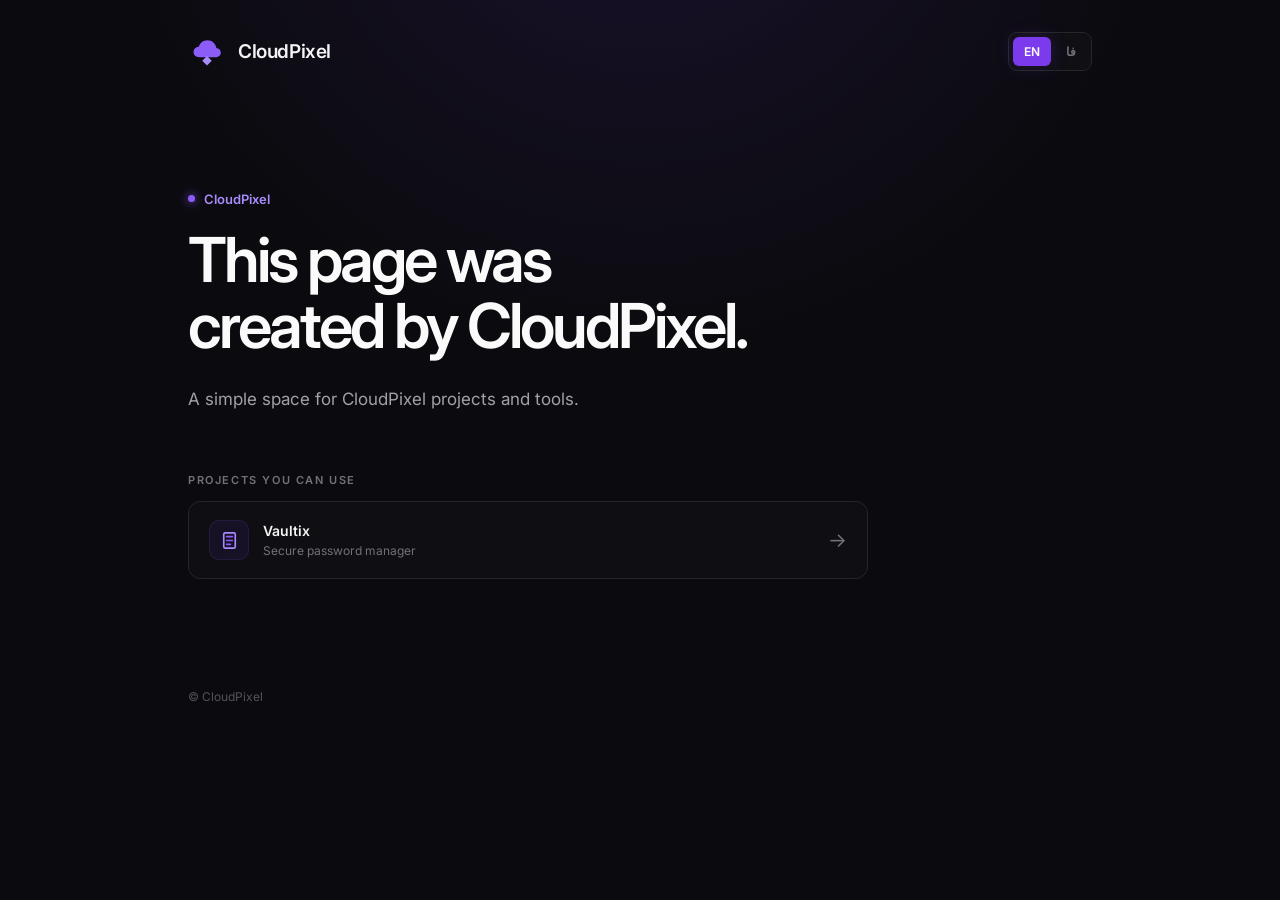
<file: index.html>
<!doctype html>
<html lang="en" dir="ltr">
    <head>
        <meta charset="UTF-8" />
        <meta name="viewport" content="width=device-width, initial-scale=1.0" />

        <title>CloudPixel</title>

        <!-- Fonts -->
        <link rel="preconnect" href="https://fonts.googleapis.com" />
        <link rel="preconnect" href="https://fonts.gstatic.com" crossorigin />

        <link
            href="https://fonts.googleapis.com/css2?family=Inter:wght@400;500;600;700&family=Vazirmatn:wght@400;500;600;700&display=swap"
            rel="stylesheet"
        />

        <style>
            /* =========================
           Reset
        ========================= */

            * {
                box-sizing: border-box;
            }

            html {
                scroll-behavior: smooth;
            }

            body {
                margin: 0;
                min-height: 100vh;

                background: radial-gradient(circle at 50% -20%, rgba(124, 58, 237, 0.14), transparent 42%), #0b0b0f;

                color: #f4f4f5;

                font-family:
                    "Inter",
                    -apple-system,
                    BlinkMacSystemFont,
                    "Segoe UI",
                    sans-serif;

                -webkit-font-smoothing: antialiased;
                text-rendering: optimizeLegibility;
            }

            /* =========================
           Persian
        ========================= */

            html[lang="fa"] body {
                font-family: "Vazirmatn", sans-serif;
            }

            html[lang="fa"] h1 {
                letter-spacing: 0;
                line-height: 1.55;
            }

            html[lang="fa"] .projects-title {
                letter-spacing: 0;
            }

            /* =========================
           Page
        ========================= */

            .page {
                width: 100%;
                max-width: 960px;

                margin: 0 auto;

                padding: 32px 28px 50px;
            }

            /* =========================
           Header
        ========================= */

            header {
                display: flex;
                align-items: center;
                justify-content: space-between;

                margin-bottom: 115px;
            }

            .brand {
                display: flex;
                align-items: center;
                gap: 12px;
            }

            .logo {
                width: 38px;
                height: 38px;

                flex-shrink: 0;
            }

            .brand-name {
                font-size: 19px;
                font-weight: 600;

                letter-spacing: -0.4px;
            }

            /* =========================
           Language Switcher
        ========================= */

            .language {
                display: flex;
                align-items: center;
                gap: 4px;

                padding: 4px;

                border: 1px solid #27272a;
                border-radius: 9px;

                background: rgba(17, 17, 22, 0.8);

                backdrop-filter: blur(10px);
            }

            .language button {
                border: 0;
                outline: none;

                background: transparent;

                color: #71717a;

                padding: 7px 11px;

                border-radius: 6px;

                cursor: pointer;

                font-family: inherit;
                font-size: 12px;
                font-weight: 600;

                transition:
                    background 0.2s ease,
                    color 0.2s ease;
            }

            .language button:hover {
                color: #e4e4e7;
            }

            .language button.active {
                color: #fff;

                background: #7c3aed;

                box-shadow: 0 0 18px rgba(124, 58, 237, 0.2);
            }

            /* =========================
           Main
        ========================= */

            main {
                max-width: 680px;
            }

            /* =========================
           Eyebrow
        ========================= */

            .eyebrow {
                display: inline-flex;
                align-items: center;
                gap: 9px;

                margin-bottom: 20px;

                color: #a78bfa;

                font-size: 13px;
                font-weight: 600;
            }

            .dot {
                width: 7px;
                height: 7px;

                border-radius: 50%;

                background: #8b5cf6;

                box-shadow:
                    0 0 8px rgba(139, 92, 246, 0.8),
                    0 0 18px rgba(139, 92, 246, 0.45);
            }

            /* =========================
           Hero
        ========================= */

            h1 {
                margin: 0;

                color: #fafafa;

                font-size: clamp(38px, 6vw, 62px);

                line-height: 1.08;

                letter-spacing: -3px;

                font-weight: 600;
            }

            .description {
                max-width: 580px;

                margin: 24px 0 0;

                color: #a1a1aa;

                font-size: 17px;
                line-height: 1.8;

                font-weight: 400;
            }

            /* =========================
           Projects
        ========================= */

            .projects {
                margin-top: 58px;
            }

            .projects-title {
                margin-bottom: 14px;

                color: #71717a;

                font-size: 11px;
                font-weight: 600;

                letter-spacing: 1.6px;
                text-transform: uppercase;
            }

            .project {
                display: flex;
                align-items: center;
                justify-content: space-between;

                width: 100%;

                padding: 18px 20px;

                border: 1px solid #27272a;

                border-radius: 12px;

                background: rgba(17, 17, 22, 0.72);

                color: #fff;

                text-decoration: none;

                backdrop-filter: blur(10px);

                transition:
                    transform 0.2s ease,
                    border-color 0.2s ease,
                    background 0.2s ease,
                    box-shadow 0.2s ease;
            }

            .project:hover {
                transform: translateY(-2px);

                border-color: rgba(139, 92, 246, 0.65);

                background: rgba(24, 18, 32, 0.9);

                box-shadow:
                    0 10px 35px rgba(0, 0, 0, 0.25),
                    0 0 30px rgba(124, 58, 237, 0.06);
            }

            .project-left {
                display: flex;
                align-items: center;
                gap: 14px;

                min-width: 0;
            }

            /* =========================
           Project Icon
        ========================= */

            .project-icon {
                width: 40px;
                height: 40px;

                display: grid;
                place-items: center;

                flex-shrink: 0;

                border: 1px solid rgba(139, 92, 246, 0.12);

                border-radius: 10px;

                background: rgba(124, 58, 237, 0.09);
            }

            .project-name {
                color: #f4f4f5;

                font-size: 14px;
                font-weight: 600;
            }

            .project-desc {
                margin-top: 4px;

                color: #71717a;

                font-size: 12px;
                font-weight: 400;
            }

            .arrow {
                color: #71717a;

                font-size: 20px;

                transition:
                    color 0.2s ease,
                    transform 0.2s ease;
            }

            .project:hover .arrow {
                color: #a78bfa;
                transform: translateX(3px);
            }

            html[dir="rtl"] .project:hover .arrow {
                transform: translateX(-3px);
            }

            /* =========================
           Footer
        ========================= */

            footer {
                margin-top: 110px;

                color: #52525b;

                font-size: 12px;
            }

            /* =========================
           Mobile
        ========================= */

            @media (max-width: 600px) {
                .page {
                    padding: 24px 20px 40px;
                }

                header {
                    margin-bottom: 78px;
                }

                .brand-name {
                    font-size: 18px;
                }

                .logo {
                    width: 34px;
                    height: 34px;
                }

                h1 {
                    font-size: 39px;
                    letter-spacing: -1.8px;
                }

                html[lang="fa"] h1 {
                    font-size: 38px;
                    line-height: 1.6;
                }

                .description {
                    font-size: 15px;
                }

                .projects {
                    margin-top: 45px;
                }

                footer {
                    margin-top: 80px;
                }
            }
        </style>
    </head>

    <body>
        <div class="page">
            <!-- =========================
         Header
    ========================== -->

            <header>
                <div class="brand">
                    <!-- CloudPixel Logo -->
                    <svg class="logo" viewBox="0 0 48 48" fill="none" xmlns="http://www.w3.org/2000/svg">
                        <path
                            d="M14 30.5C9.9 30.5 7 27.6 7 23.9C7 20.2 9.9 17.3 13.6 17.3C15 12.5 19.4 9 24.6 9C30.4 9 35.2 13.4 35.8 19.1C39.1 19.3 41.5 21.8 41.5 25C41.5 28.4 38.8 30.5 35.5 30.5H14Z"
                            fill="#8B5CF6"
                        />

                        <path d="M18 35L24 29L30 35L24 41L18 35Z" fill="#A78BFA" />
                    </svg>

                    <span class="brand-name"> CloudPixel </span>
                </div>

                <!-- Language -->
                <div class="language">
                    <button id="enButton" onclick="changeLanguage('en')">EN</button>

                    <button id="faButton" onclick="changeLanguage('fa')">فا</button>
                </div>
            </header>

            <!-- =========================
         Main
    ========================== -->

            <main>
                <div class="eyebrow">
                    <span class="dot"></span>

                    <span id="eyebrow"> CloudPixel </span>
                </div>

                <h1 id="title">
                    This page was<br />
                    created by CloudPixel.
                </h1>

                <p class="description" id="description">A simple space for CloudPixel projects and tools.</p>

                <!-- Projects -->

                <section class="projects">
                    <div class="projects-title" id="projectsTitle">Projects you can use</div>

                    <a class="project" href="https://tools.cloudpix.ir/Vaultix/">
                        <div class="project-left">
                            <div class="project-icon">
                                <svg
                                    width="23"
                                    height="23"
                                    viewBox="0 0 24 24"
                                    fill="none"
                                    xmlns="http://www.w3.org/2000/svg"
                                >
                                    <path
                                        d="M6 5.5C6 4.67 6.67 4 7.5 4H16.5C17.33 4 18 4.67 18 5.5V18.5C18 19.33 17.33 20 16.5 20H7.5C6.67 20 6 19.33 6 18.5V5.5Z"
                                        stroke="#A78BFA"
                                        stroke-width="1.7"
                                    />

                                    <path
                                        d="M9 8H15M9 12H15M9 16H13"
                                        stroke="#8B5CF6"
                                        stroke-width="1.7"
                                        stroke-linecap="round"
                                    />
                                </svg>
                            </div>

                            <div>
                                <div class="project-name">Vaultix</div>

                                <div class="project-desc" id="vaultixDesc">Secure password manager</div>
                            </div>
                        </div>

                        <span class="arrow">→</span>
                    </a>
                </section>
            </main>

            <footer>© CloudPixel</footer>
        </div>

        <script>
            /* =========================
       Translations
    ========================== */

            const translations = {
                en: {
                    title: "This page was<br>created by CloudPixel.",

                    description: "A simple space for CloudPixel projects and tools.",

                    projects: "Projects you can use",

                    vaultix: "Secure password manager",
                },

                fa: {
                    title: "این صفحه توسط<br>CloudPixel ساخته شده است.",

                    description: "فضایی ساده برای پروژه‌ها و ابزارهای CloudPixel.",

                    projects: "پروژه‌هایی که می‌توانید استفاده کنید",

                    vaultix: "مدیریت امن رمزهای عبور",
                },
            };

            /* =========================
       Change Language
    ========================== */

            function changeLanguage(language) {
                const text = translations[language];

                document.documentElement.lang = language;

                document.documentElement.dir = language === "fa" ? "rtl" : "ltr";

                document.getElementById("title").innerHTML = text.title;

                document.getElementById("description").textContent = text.description;

                document.getElementById("projectsTitle").textContent = text.projects;

                document.getElementById("vaultixDesc").textContent = text.vaultix;

                document.getElementById("enButton").classList.toggle("active", language === "en");

                document.getElementById("faButton").classList.toggle("active", language === "fa");

                /*
                 * Remember user's choice.
                 */

                localStorage.setItem("cloudpixel-language", language);
            }

            /* =========================
       Automatic Detection
    ========================== */

            async function detectLanguage() {
                /*
                 * User's manual choice
                 * always has priority.
                 */

                const savedLanguage = localStorage.getItem("cloudpixel-language");

                if (savedLanguage) {
                    changeLanguage(savedLanguage);

                    return;
                }

                /*
                 * Detect country from IP.
                 */

                try {
                    const response = await fetch("https://ipapi.co/json/");

                    const data = await response.json();

                    if (data.country_code === "IR") {
                        changeLanguage("fa");
                    } else {
                        changeLanguage("en");
                    }
                } catch (error) {
                    /*
                     * English is the fallback.
                     */

                    changeLanguage("en");
                }
            }

            /* =========================
       Start
    ========================== */

            detectLanguage();
        </script>
    </body>
</html>
</file>
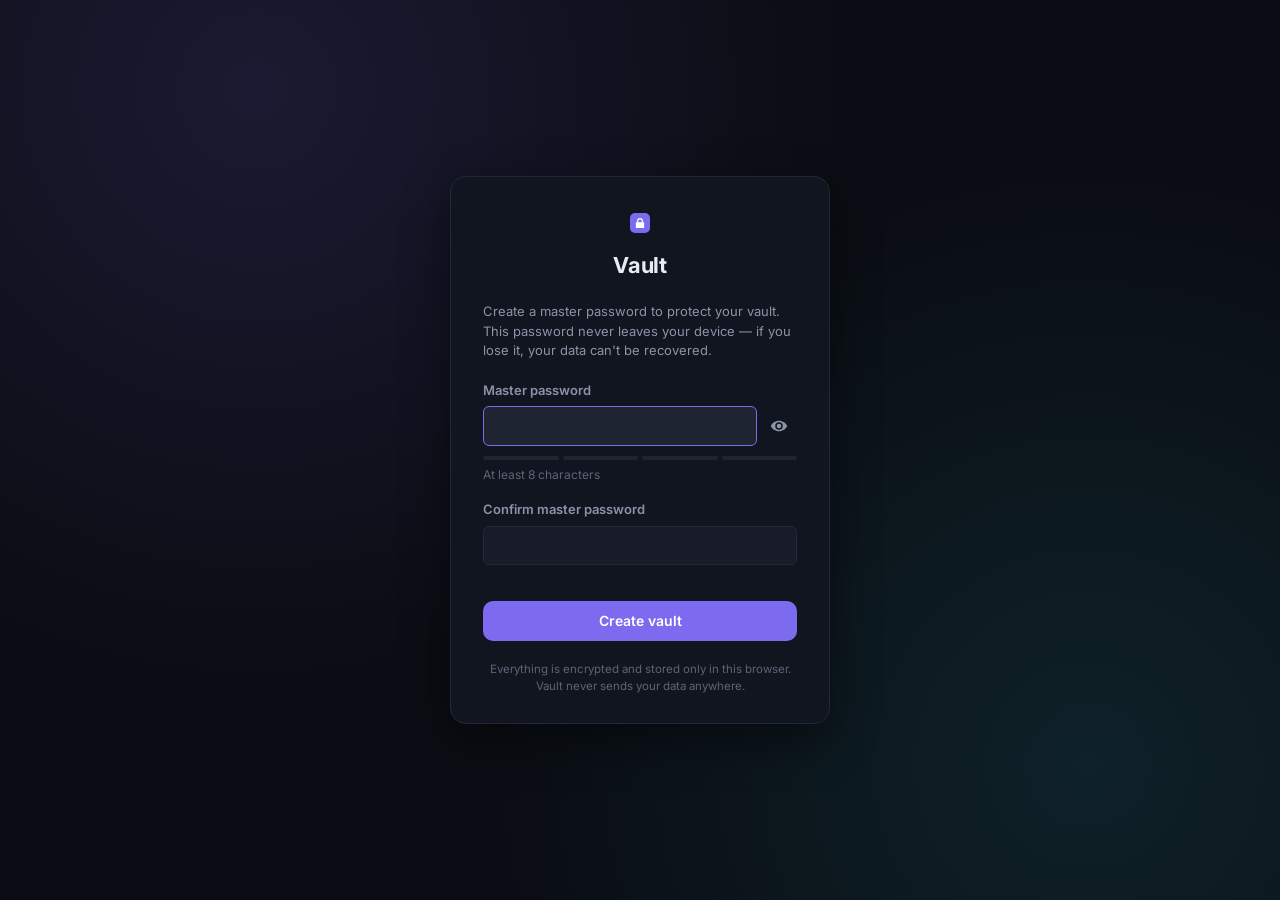
<file: Vaultix/index.html>
<!DOCTYPE html>
<html lang="en">
<head>
<meta charset="UTF-8">
<meta name="viewport" content="width=device-width, initial-scale=1.0, viewport-fit=cover">
<title>Vault — Password Manager</title>
<meta name="description" content="Vault: a local-first, client-side encrypted password manager.">
<link rel="icon" href="data:image/svg+xml,%3Csvg xmlns='http://www.w3.org/2000/svg' viewBox='0 0 24 24'%3E%3Crect width='24' height='24' rx='6' fill='%237C6AEF'/%3E%3Cpath d='M12 6a3.5 3.5 0 0 0-3.5 3.5V11H7v7h10v-7h-1.5V9.5A3.5 3.5 0 0 0 12 6zm0 1.5A2 2 0 0 1 14 9.5V11h-4V9.5A2 2 0 0 1 12 7.5z' fill='white'/%3E%3C/svg%3E">

<!-- PWA -->
<link rel="manifest" href="manifest.json">
<meta name="theme-color" content="#0a0d13">
<link rel="apple-touch-icon" href="assets/icons/apple-touch-icon.png">
<meta name="mobile-web-app-capable" content="yes">
<meta name="apple-mobile-web-app-capable" content="yes">
<meta name="apple-mobile-web-app-status-bar-style" content="black-translucent">
<meta name="apple-mobile-web-app-title" content="Vault">

<link rel="preconnect" href="https://fonts.googleapis.com">
<link rel="preconnect" href="https://fonts.gstatic.com" crossorigin>
<link href="https://fonts.googleapis.com/css2?family=Inter:wght@400;500;600;700;800&family=JetBrains+Mono:wght@400;500;600&display=swap" rel="stylesheet">
<link rel="stylesheet" href="css/style.css">
</head>
<body>

<div id="toast-region" class="toast-region" aria-live="polite" aria-atomic="true"></div>

<!-- ===================== LOCK / SETUP SCREEN ===================== -->
<main id="lock-screen" class="lock-screen">
  <div class="lock-card">
    <div class="lock-mark" aria-hidden="true">
      <svg viewBox="0 0 48 48" width="40" height="40">
        <rect width="48" height="48" rx="12" fill="var(--accent-purple)"/>
        <path d="M24 12a7 7 0 0 0-7 7v3h-3v14h20V22h-3v-3a7 7 0 0 0-7-7zm0 3a4 4 0 0 1 4 4v3h-8v-3a4 4 0 0 1 4-4z" fill="white"/>
      </svg>
    </div>

    <h1 class="lock-title">Vault</h1>

    <!-- Unlock (returning user) -->
    <form id="unlock-form" class="lock-form" novalidate>
      <p class="lock-sub">Enter your master password to unlock.</p>

      <button type="button" class="btn btn-passkey btn-block hidden" id="passkey-unlock-btn">
        <svg viewBox="0 0 24 24"><path d="M9 2a5 5 0 0 0-1 9.9V13l-1 1 1.5 1.5L7 17l1.5 1.5L7 20l2 2h1v-2.59l1-1V13l-.06-.1A5 5 0 0 0 9 2zm0 2a3 3 0 1 1 0 6 3 3 0 0 1 0-6zm7 3a3 3 0 0 0-3 3c0 1 .4 1.9 1.06 2.56L13 14v6l2 2 1.5-1.5-1-1V14.5l1.4-1.4A3 3 0 1 0 16 7z"/></svg>
        <span>Unlock with Passkey</span>
      </button>
      <p class="lock-divider hidden" id="passkey-unlock-divider"><span>or</span></p>
      <p class="field-hint passkey-context-note hidden" id="passkey-context-note"></p>

      <div class="field">
        <label for="unlock-password">Master password</label>
        <div class="password-input">
          <input type="password" id="unlock-password" name="unlock-password" autocomplete="current-password" required>
          <button type="button" class="icon-btn toggle-visibility" data-target="unlock-password" aria-label="Show password">
            <svg class="icon-eye" viewBox="0 0 24 24"><path d="M12 5c-5 0-9.27 3.11-11 7 1.73 3.89 6 7 11 7s9.27-3.11 11-7c-1.73-3.89-6-7-11-7zm0 12a5 5 0 1 1 0-10 5 5 0 0 1 0 10zm0-8a3 3 0 1 0 0 6 3 3 0 0 0 0-6z"/></svg>
          </button>
        </div>
        <p class="field-error" id="unlock-error" role="alert"></p>
      </div>
      <button type="submit" class="btn btn-primary btn-block" id="unlock-submit">
        <span class="btn-label">Unlock vault</span>
      </button>
      <button type="button" class="link-btn danger-link" id="show-reset-vault">Forgot your password?</button>
    </form>

    <!-- Setup (first run) -->
    <form id="setup-form" class="lock-form hidden" novalidate>
      <p class="lock-sub">Create a master password to protect your vault. This password never leaves your device — if you lose it, your data can't be recovered.</p>
      <div class="field">
        <label for="setup-password">Master password</label>
        <div class="password-input">
          <input type="password" id="setup-password" name="setup-password" autocomplete="new-password" minlength="8" required>
          <button type="button" class="icon-btn toggle-visibility" data-target="setup-password" aria-label="Show password">
            <svg class="icon-eye" viewBox="0 0 24 24"><path d="M12 5c-5 0-9.27 3.11-11 7 1.73 3.89 6 7 11 7s9.27-3.11 11-7c-1.73-3.89-6-7-11-7zm0 12a5 5 0 1 1 0-10 5 5 0 0 1 0 10zm0-8a3 3 0 0 0 0 6 3 3 0 0 0 0-6z"/></svg>
          </button>
        </div>
        <div class="strength-meter" id="setup-strength" aria-hidden="true">
          <span></span><span></span><span></span><span></span>
        </div>
        <p class="field-hint" id="setup-strength-label">At least 8 characters</p>
      </div>
      <div class="field">
        <label for="setup-password-confirm">Confirm master password</label>
        <input type="password" id="setup-password-confirm" name="setup-password-confirm" autocomplete="new-password" required>
        <p class="field-error" id="setup-error" role="alert"></p>
      </div>
      <button type="submit" class="btn btn-primary btn-block">
        <span class="btn-label">Create vault</span>
      </button>
    </form>

    <p class="lock-footnote">Everything is encrypted and stored only in this browser. Vault never sends your data anywhere.</p>
  </div>
</main>

<!-- ===================== MAIN APP ===================== -->
<div id="app" class="app hidden">

  <!-- Sidebar (desktop) -->
  <aside class="sidebar" id="sidebar">
    <div class="sidebar-brand">
      <svg viewBox="0 0 48 48" width="24" height="24" aria-hidden="true">
        <rect width="48" height="48" rx="12" fill="var(--accent-purple)"/>
        <path d="M24 12a7 7 0 0 0-7 7v3h-3v14h20V22h-3v-3a7 7 0 0 0-7-7zm0 3a4 4 0 0 1 4 4v3h-8v-3a4 4 0 0 1 4-4z" fill="white"/>
      </svg>
      <span>Vault</span>
    </div>

    <nav class="sidebar-nav" aria-label="Primary">
      <button class="nav-item active" data-view="all">
        <svg viewBox="0 0 24 24"><path d="M4 4h16v4H4zM4 10h16v10H4z"/></svg>
        <span>All Passwords</span>
        <span class="nav-count" id="count-all">0</span>
      </button>
      <button class="nav-item" data-view="favorites">
        <svg viewBox="0 0 24 24"><path d="M12 17.3 6.2 21l1.6-6.6L2.5 9.9l6.8-.6L12 3l2.7 6.3 6.8.6-5.3 4.5 1.6 6.6z"/></svg>
        <span>Favorites</span>
        <span class="nav-count" id="count-favorites">0</span>
      </button>
      <button class="nav-item" data-view="categories">
        <svg viewBox="0 0 24 24"><path d="M4 4h7v7H4zM13 4h7v7h-7zM4 13h7v7H4zM13 13h7v7h-7z"/></svg>
        <span>Categories</span>
      </button>
    </nav>

    <div class="sidebar-spacer"></div>

    <nav class="sidebar-nav" aria-label="Secondary">
      <button class="nav-item" data-view="settings">
        <svg viewBox="0 0 24 24"><path d="M12 15.5a3.5 3.5 0 1 0 0-7 3.5 3.5 0 0 0 0 7zm7.4-3.5c0 .3 0 .6-.05.9l1.95 1.5-1.9 3.3-2.3-.9c-.5.4-1.05.7-1.65.9l-.35 2.4h-3.8l-.35-2.4a6 6 0 0 1-1.65-.9l-2.3.9-1.9-3.3 1.95-1.5A5.9 5.9 0 0 1 4.6 12c0-.3.02-.6.05-.9l-1.95-1.5 1.9-3.3 2.3.9c.5-.4 1.05-.7 1.65-.9l.35-2.4h3.8l.35 2.4c.6.2 1.15.5 1.65.9l2.3-.9 1.9 3.3-1.95 1.5c.03.3.05.6.05.9z"/></svg>
        <span>Settings</span>
      </button>
      <button class="nav-item" id="lock-btn">
        <svg viewBox="0 0 24 24"><path d="M12 2a5 5 0 0 0-5 5v3H6a2 2 0 0 0-2 2v8a2 2 0 0 0 2 2h12a2 2 0 0 0 2-2v-8a2 2 0 0 0-2-2h-1V7a5 5 0 0 0-5-5zm0 2a3 3 0 0 1 3 3v3H9V7a3 3 0 0 1 3-3z"/></svg>
        <span>Lock Vault</span>
      </button>
    </nav>
  </aside>

  <!-- Main -->
  <div class="main">
    <header class="topbar">
      <div class="search-wrap">
        <svg class="search-icon" viewBox="0 0 24 24" aria-hidden="true"><path d="M10 4a6 6 0 1 0 3.76 10.7l4.77 4.77 1.4-1.4-4.76-4.77A6 6 0 0 0 10 4zm0 2a4 4 0 1 1 0 8 4 4 0 0 1 0-8z"/></svg>
        <input type="search" id="search-input" placeholder="Search passwords…" aria-label="Search passwords">
      </div>

      <button class="btn btn-primary only-desktop" id="add-btn-top">
        <svg viewBox="0 0 24 24"><path d="M11 5h2v6h6v2h-6v6h-2v-6H5v-2h6z"/></svg>
        <span>Add Password</span>
      </button>
    </header>

    <div class="content" id="content">

      <!-- All / Favorites view -->
      <section id="view-list" class="view">
        <div class="view-header">
          <h1 id="view-title">All Passwords</h1>
          <div class="view-controls">
            <select id="category-filter" aria-label="Filter by category">
              <option value="">All categories</option>
            </select>
            <select id="sort-select" aria-label="Sort entries">
              <option value="updated-desc">Recently updated</option>
              <option value="name-asc">Name A–Z</option>
              <option value="name-desc">Name Z–A</option>
              <option value="created-desc">Newest</option>
              <option value="created-asc">Oldest</option>
            </select>
          </div>
        </div>

        <div id="entry-list" class="entry-list" role="list"></div>

        <div id="empty-state" class="empty-state hidden">
          <svg viewBox="0 0 24 24" width="48" height="48" aria-hidden="true"><path d="M12 2a5 5 0 0 0-5 5v3H6a2 2 0 0 0-2 2v8a2 2 0 0 0 2 2h12a2 2 0 0 0 2-2v-8a2 2 0 0 0-2-2h-1V7a5 5 0 0 0-5-5zm0 2a3 3 0 0 1 3 3v3H9V7a3 3 0 0 1 3-3z"/></svg>
          <h2 id="empty-title">Your vault is empty</h2>
          <p id="empty-body">Add your first password to get started.</p>
          <button class="btn btn-primary" id="empty-add-btn">Add Password</button>
        </div>

        <div id="no-results-state" class="empty-state hidden">
          <svg viewBox="0 0 24 24" width="48" height="48" aria-hidden="true"><path d="M10 4a6 6 0 1 0 3.76 10.7l4.77 4.77 1.4-1.4-4.76-4.77A6 6 0 0 0 10 4zm0 2a4 4 0 1 1 0 8 4 4 0 0 1 0-8z"/></svg>
          <h2>No passwords found</h2>
          <p>Try a different search term.</p>
        </div>
      </section>

      <!-- Categories view -->
      <section id="view-categories" class="view hidden">
        <div class="view-header"><h1>Categories</h1></div>
        <div id="category-grid" class="category-grid"></div>
      </section>

      <!-- Settings view -->
      <section id="view-settings" class="view hidden">
        <div class="view-header"><h1>Settings</h1></div>

        <div class="settings-list">
          <div class="settings-group">
            <h2>Appearance</h2>
            <div class="settings-row">
              <div>
                <p class="settings-row-title">Theme</p>
                <p class="settings-row-sub">Choose how Vault looks on this device.</p>
              </div>
              <select id="theme-select">
                <option value="dark">Dark</option>
                <option value="dim">Dim</option>
              </select>
            </div>
          </div>

          <div class="settings-group">
            <h2>Security</h2>
            <div class="settings-row">
              <div>
                <p class="settings-row-title">Auto-lock</p>
                <p class="settings-row-sub">Lock the vault after a period of inactivity.</p>
              </div>
              <select id="autolock-select">
                <option value="5">5 minutes</option>
                <option value="15">15 minutes</option>
                <option value="30">30 minutes</option>
                <option value="0">Never</option>
              </select>
            </div>
            <div class="settings-row">
              <div>
                <p class="settings-row-title">Master password</p>
                <p class="settings-row-sub">Change the password used to unlock your vault.</p>
              </div>
              <button class="btn btn-secondary" id="change-password-btn">Change</button>
            </div>
            <div class="settings-row">
              <div>
                <p class="settings-row-title">Lock now</p>
                <p class="settings-row-sub">Immediately lock the vault and clear it from view.</p>
              </div>
              <button class="btn btn-secondary" id="lock-now-btn">Lock Vault</button>
            </div>
          </div>

          <div class="settings-group">
            <h2>Passkey</h2>
            <div class="settings-row">
              <div>
                <p class="settings-row-title" id="passkey-status-title">Unlock with Passkey</p>
                <p class="settings-row-sub" id="passkey-status-sub">Use your fingerprint, face, or device PIN to unlock Vault instead of typing your master password.</p>
              </div>
              <button class="btn btn-secondary" id="passkey-toggle-btn">Enable</button>
            </div>
          </div>

          <div class="settings-group">
            <h2>App</h2>
            <div class="settings-row">
              <div>
                <p class="settings-row-title" id="install-row-title">Install Vault</p>
                <p class="settings-row-sub" id="install-row-sub">Add Vault to your home screen or app list for offline, native-feeling access.</p>
              </div>
              <button class="btn btn-secondary hidden" id="install-app-btn">Install</button>
            </div>
          </div>

          <div class="settings-group">
            <h2>Data</h2>
            <div class="settings-row">
              <div>
                <p class="settings-row-title">Export vault</p>
                <p class="settings-row-sub">Download your encrypted vault as a JSON file.</p>
              </div>
              <button class="btn btn-secondary" id="export-btn">Export</button>
            </div>
            <div class="settings-row">
              <div>
                <p class="settings-row-title">Import vault</p>
                <p class="settings-row-sub">Replace your current vault with a previously exported file.</p>
              </div>
              <button class="btn btn-secondary" id="import-btn">Import</button>
              <input type="file" id="import-file-input" accept="application/json" class="visually-hidden">
            </div>
            <div class="settings-row">
              <div>
                <p class="settings-row-title">Clear local vault</p>
                <p class="settings-row-sub">Permanently delete all data stored in this browser.</p>
              </div>
              <button class="btn btn-danger" id="clear-vault-btn">Clear Vault</button>
            </div>
          </div>

          <div class="settings-group">
            <h2>About</h2>
            <p class="about-text">
              Vault is a static, client-side password manager. Entries are encrypted with
              AES-GCM using a key derived from your master password via PBKDF2, and the
              encrypted data never leaves this browser. Optional passkey unlock uses your
              device's fingerprint, face, or PIN via WebAuthn — Vault never sees or stores
              biometric data, your master password, or a private key. Vault is a
              portfolio/demo project and has not undergone professional security auditing —
              it should not be treated as equivalent to an audited, production password
              manager.
            </p>
          </div>
        </div>
      </section>

    </div>
  </div>

  <!-- Mobile bottom navigation -->
  <nav class="bottom-nav only-mobile" aria-label="Primary">
    <button class="bottom-nav-item active" data-view="all" aria-label="Home">
      <svg viewBox="0 0 24 24"><path d="M4 4h16v4H4zM4 10h16v10H4z"/></svg>
      <span>Home</span>
    </button>
    <button class="bottom-nav-item" data-view="favorites" aria-label="Favorites">
      <svg viewBox="0 0 24 24"><path d="M12 17.3 6.2 21l1.6-6.6L2.5 9.9l6.8-.6L12 3l2.7 6.3 6.8.6-5.3 4.5 1.6 6.6z"/></svg>
      <span>Favorites</span>
    </button>
    <button class="bottom-nav-fab" id="fab-add" aria-label="Add password">
      <svg viewBox="0 0 24 24"><path d="M11 5h2v6h6v2h-6v6h-2v-6H5v-2h6z"/></svg>
    </button>
    <button class="bottom-nav-item" id="bottom-search-btn" aria-label="Search">
      <svg viewBox="0 0 24 24"><path d="M10 4a6 6 0 1 0 3.76 10.7l4.77 4.77 1.4-1.4-4.76-4.77A6 6 0 0 0 10 4zm0 2a4 4 0 1 1 0 8 4 4 0 0 1 0-8z"/></svg>
      <span>Search</span>
    </button>
    <button class="bottom-nav-item" data-view="settings" aria-label="Settings">
      <svg viewBox="0 0 24 24"><path d="M12 15.5a3.5 3.5 0 1 0 0-7 3.5 3.5 0 0 0 0 7zm7.4-3.5c0 .3 0 .6-.05.9l1.95 1.5-1.9 3.3-2.3-.9c-.5.4-1.05.7-1.65.9l-.35 2.4h-3.8l-.35-2.4a6 6 0 0 1-1.65-.9l-2.3.9-1.9-3.3 1.95-1.5A5.9 5.9 0 0 1 4.6 12c0-.3.02-.6.05-.9l-1.95-1.5 1.9-3.3 2.3.9c.5-.4 1.05-.7 1.65-.9l.35-2.4h3.8l.35 2.4c.6.2 1.15.5 1.65.9l2.3-.9 1.9 3.3-1.95 1.5c.03.3.05.6.05.9z"/></svg>
      <span>Settings</span>
    </button>
  </nav>

</div>

<!-- ===================== MODALS ===================== -->

<!-- Entry form modal -->
<div class="modal-backdrop hidden" id="entry-modal-backdrop">
  <div class="modal" role="dialog" aria-modal="true" aria-labelledby="entry-modal-title">
    <div class="modal-header">
      <h2 id="entry-modal-title">Add Password</h2>
      <button class="icon-btn" id="entry-modal-close" aria-label="Close">
        <svg viewBox="0 0 24 24"><path d="M6 6l12 12M18 6L6 18"/></svg>
      </button>
    </div>
    <form id="entry-form" class="modal-body" novalidate>
      <input type="hidden" id="entry-id">
      <div class="field">
        <label for="entry-name">Service name</label>
        <input type="text" id="entry-name" required placeholder="e.g. GitHub">
      </div>
      <div class="field">
        <label for="entry-url">Website URL</label>
        <input type="url" id="entry-url" placeholder="https://example.com">
      </div>
      <div class="field-row">
        <div class="field">
          <label for="entry-username">Username / email</label>
          <input type="text" id="entry-username" autocomplete="off">
        </div>
        <div class="field">
          <label for="entry-category">Category</label>
          <select id="entry-category">
            <option>Websites</option>
            <option>Email</option>
            <option>Social</option>
            <option>Gaming</option>
            <option>Work</option>
            <option>Finance</option>
            <option>Other</option>
          </select>
        </div>
      </div>
      <div class="field">
        <label for="entry-password">Password</label>
        <div class="password-input">
          <input type="password" id="entry-password" autocomplete="new-password">
          <button type="button" class="icon-btn toggle-visibility" data-target="entry-password" aria-label="Show password">
            <svg class="icon-eye" viewBox="0 0 24 24"><path d="M12 5c-5 0-9.27 3.11-11 7 1.73 3.89 6 7 11 7s9.27-3.11 11-7c-1.73-3.89-6-7-11-7zm0 12a5 5 0 1 1 0-10 5 5 0 0 1 0 10zm0-8a3 3 0 0 0 0 6 3 3 0 0 0 0-6z"/></svg>
          </button>
          <button type="button" class="icon-btn" id="open-generator-btn" aria-label="Generate password">
            <svg viewBox="0 0 24 24"><path d="M12 4V2M12 22v-2M4 12H2m20 0h-2M5.6 5.6 4.2 4.2m15.6 15.6-1.4-1.4M18.4 5.6l1.4-1.4M5.6 18.4l-1.4 1.4M12 8a4 4 0 1 0 0 8 4 4 0 0 0 0-8z"/></svg>
          </button>
        </div>
        <div class="strength-meter" id="entry-strength" aria-hidden="true">
          <span></span><span></span><span></span><span></span>
        </div>
        <p class="field-hint" id="entry-strength-label"></p>
      </div>
      <div class="field">
        <label for="entry-notes">Notes</label>
        <textarea id="entry-notes" rows="3"></textarea>
      </div>
      <label class="checkbox-row">
        <input type="checkbox" id="entry-favorite">
        <span>Mark as favorite</span>
      </label>
    </form>
    <div class="modal-footer">
      <button class="btn btn-secondary" id="entry-cancel-btn" type="button">Cancel</button>
      <button class="btn btn-primary" id="entry-save-btn" type="submit" form="entry-form">Save Password</button>
    </div>
  </div>
</div>

<!-- Password generator modal -->
<div class="modal-backdrop hidden" id="generator-modal-backdrop">
  <div class="modal modal-sm" role="dialog" aria-modal="true" aria-labelledby="generator-modal-title">
    <div class="modal-header">
      <h2 id="generator-modal-title">Password Generator</h2>
      <button class="icon-btn" id="generator-modal-close" aria-label="Close">
        <svg viewBox="0 0 24 24"><path d="M6 6l12 12M18 6L6 18"/></svg>
      </button>
    </div>
    <div class="modal-body">
      <div class="generated-output">
        <code id="generated-password" class="generated-password"></code>
        <button class="icon-btn" id="regenerate-btn" aria-label="Generate new password">
          <svg viewBox="0 0 24 24"><path d="M12 4a8 8 0 0 1 7.75 6h-2.1A6 6 0 1 0 12 18a6 6 0 0 0 5.6-3.9h2.1A8 8 0 1 1 12 4z"/></svg>
        </button>
        <button class="icon-btn" id="copy-generated-btn" aria-label="Copy generated password">
          <svg viewBox="0 0 24 24"><path d="M16 1H4a2 2 0 0 0-2 2v14h2V3h12zm3 4H8a2 2 0 0 0-2 2v14a2 2 0 0 0 2 2h11a2 2 0 0 0 2-2V7a2 2 0 0 0-2-2zm0 16H8V7h11z"/></svg>
        </button>
      </div>
      <div class="strength-meter" id="generator-strength" aria-hidden="true">
        <span></span><span></span><span></span><span></span>
      </div>
      <p class="field-hint" id="generator-strength-label"></p>

      <div class="field">
        <label for="gen-length">Length: <span id="gen-length-value">16</span></label>
        <input type="range" id="gen-length" min="8" max="48" value="16">
      </div>
      <label class="checkbox-row">
        <input type="checkbox" id="gen-uppercase" checked>
        <span>Uppercase letters (A–Z)</span>
      </label>
      <label class="checkbox-row">
        <input type="checkbox" id="gen-lowercase" checked>
        <span>Lowercase letters (a–z)</span>
      </label>
      <label class="checkbox-row">
        <input type="checkbox" id="gen-numbers" checked>
        <span>Numbers (0–9)</span>
      </label>
      <label class="checkbox-row">
        <input type="checkbox" id="gen-symbols" checked>
        <span>Symbols (!@#$…)</span>
      </label>
    </div>
    <div class="modal-footer">
      <button class="btn btn-secondary" id="generator-cancel-btn" type="button">Close</button>
      <button class="btn btn-primary" id="use-generated-btn" type="button">Use This Password</button>
    </div>
  </div>
</div>

<!-- Change master password modal -->
<div class="modal-backdrop hidden" id="change-password-modal-backdrop">
  <div class="modal modal-sm" role="dialog" aria-modal="true" aria-labelledby="change-password-title">
    <div class="modal-header">
      <h2 id="change-password-title">Change Master Password</h2>
      <button class="icon-btn" id="change-password-modal-close" aria-label="Close">
        <svg viewBox="0 0 24 24"><path d="M6 6l12 12M18 6L6 18"/></svg>
      </button>
    </div>
    <form id="change-password-form" class="modal-body" novalidate>
      <div class="field">
        <label for="current-password">Current master password</label>
        <input type="password" id="current-password" autocomplete="current-password" required>
      </div>
      <div class="field">
        <label for="new-password">New master password</label>
        <input type="password" id="new-password" autocomplete="new-password" minlength="8" required>
      </div>
      <div class="field">
        <label for="new-password-confirm">Confirm new password</label>
        <input type="password" id="new-password-confirm" autocomplete="new-password" required>
      </div>
      <p class="field-error" id="change-password-error" role="alert"></p>
    </form>
    <div class="modal-footer">
      <button class="btn btn-secondary" id="change-password-cancel-btn" type="button">Cancel</button>
      <button class="btn btn-primary" type="submit" form="change-password-form">Update Password</button>
    </div>
  </div>
</div>

<!-- Verify master password modal (used before enabling a passkey) -->
<div class="modal-backdrop hidden" id="verify-password-modal-backdrop">
  <div class="modal modal-sm" role="dialog" aria-modal="true" aria-labelledby="verify-password-title">
    <div class="modal-header">
      <h2 id="verify-password-title">Confirm your password</h2>
      <button class="icon-btn" id="verify-password-modal-close" aria-label="Close">
        <svg viewBox="0 0 24 24"><path d="M6 6l12 12M18 6L6 18"/></svg>
      </button>
    </div>
    <form id="verify-password-form" class="modal-body" novalidate>
      <p class="lock-sub" id="verify-password-body"></p>
      <div class="field">
        <label for="verify-password-input">Master password</label>
        <input type="password" id="verify-password-input" autocomplete="current-password" required>
      </div>
      <p class="field-error" id="verify-password-error" role="alert"></p>
    </form>
    <div class="modal-footer">
      <button class="btn btn-secondary" id="verify-password-cancel-btn" type="button">Cancel</button>
      <button class="btn btn-primary" type="submit" form="verify-password-form">Continue</button>
    </div>
  </div>
</div>

<!-- Generic confirm modal -->
<div class="modal-backdrop hidden" id="confirm-modal-backdrop">
  <div class="modal modal-sm" role="alertdialog" aria-modal="true" aria-labelledby="confirm-modal-title">
    <div class="modal-header">
      <h2 id="confirm-modal-title">Are you sure?</h2>
    </div>
    <div class="modal-body">
      <p id="confirm-modal-body"></p>
    </div>
    <div class="modal-footer">
      <button class="btn btn-secondary" id="confirm-modal-cancel">Cancel</button>
      <button class="btn btn-danger" id="confirm-modal-confirm">Confirm</button>
    </div>
  </div>
</div>

<script src="js/crypto.js"></script>
<script src="js/storage.js"></script>
<script src="js/password-generator.js"></script>
<script src="js/passkey.js"></script>
<script src="js/pwa.js"></script>
<script src="js/ui.js"></script>
<script src="js/app.js"></script>
</body>
</html>
</file>
<file: Vaultix/css/style.css>
/* =========================================================
   Vault — design system
   Dark-first, SaaS-grade. Inspired by the restraint of
   Linear/1Password rather than decorative dashboards.
   ========================================================= */

:root {
  /* --- Color: dark theme (default) --- */
  --bg-app: #0a0d13;
  --bg-surface: #11151f;
  --bg-surface-2: #171c28;
  --bg-surface-3: #1e2432;
  --border-subtle: #232838;
  --border-strong: #2e3547;

  --text-primary: #e9ebf2;
  --text-secondary: #8b93a7;
  --text-tertiary: #5c6478;

  --accent-purple: #7c6aef;
  --accent-purple-hover: #8f7ff4;
  --accent-blue: #4c8dff;
  --accent-cyan: #35d0e8;
  --accent-gradient: linear-gradient(135deg, var(--accent-purple), var(--accent-blue));

  --danger: #f0556b;
  --danger-hover: #f47186;
  --danger-bg: rgba(240, 85, 107, 0.12);
  --success: #3dd68c;
  --success-bg: rgba(61, 214, 140, 0.12);
  --warning: #f0b429;
  --warning-bg: rgba(240, 180, 41, 0.12);

  --shadow-md: 0 8px 24px rgba(0, 0, 0, 0.35);
  --shadow-lg: 0 16px 48px rgba(0, 0, 0, 0.45);

  --font-ui: 'Inter', -apple-system, BlinkMacSystemFont, 'Segoe UI', sans-serif;
  --font-mono: 'JetBrains Mono', ui-monospace, 'SF Mono', Menlo, Consolas, monospace;

  --radius-sm: 6px;
  --radius-md: 10px;
  --radius-lg: 16px;

  --sidebar-width: 240px;
  --topbar-height: 64px;
  --bottom-nav-height: 64px;

  color-scheme: dark;
}

[data-theme='dim'] {
  --bg-app: #14181f;
  --bg-surface: #1a1f29;
  --bg-surface-2: #212734;
  --bg-surface-3: #272e3d;
  --border-subtle: #303748;
  --border-strong: #3a4257;
  --text-primary: #edeff5;
  --text-secondary: #9aa1b5;
}

* { box-sizing: border-box; }
html, body { height: 100%; }

body {
  margin: 0;
  background: var(--bg-app);
  color: var(--text-primary);
  font-family: var(--font-ui);
  font-size: 15px;
  line-height: 1.5;
  -webkit-font-smoothing: antialiased;
  overflow-x: hidden;
}

h1, h2, h3 { margin: 0; font-weight: 700; letter-spacing: -0.01em; }
p { margin: 0; }

button {
  font-family: inherit;
  cursor: pointer;
  border: none;
  background: none;
  color: inherit;
}

input, select, textarea {
  font-family: inherit;
  font-size: 14px;
  color: var(--text-primary);
}

svg { fill: currentColor; width: 20px; height: 20px; flex-shrink: 0; }
svg path { stroke: none; }

.hidden { display: none !important; }
.visually-hidden {
  position: absolute; width: 1px; height: 1px; overflow: hidden;
  clip: rect(0 0 0 0); white-space: nowrap;
}

:focus-visible {
  outline: 2px solid var(--accent-blue);
  outline-offset: 2px;
  border-radius: 4px;
}

.only-mobile { display: none; }

/* =========================================================
   Buttons
   ========================================================= */
.btn {
  display: inline-flex;
  align-items: center;
  justify-content: center;
  gap: 8px;
  height: 40px;
  padding: 0 16px;
  border-radius: var(--radius-md);
  font-size: 14px;
  font-weight: 600;
  transition: background-color 0.15s ease, border-color 0.15s ease, transform 0.08s ease;
  white-space: nowrap;
}
.btn svg { width: 18px; height: 18px; }
.btn:active { transform: scale(0.98); }

.btn-primary {
  background: var(--accent-purple);
  color: #fff;
}
.btn-primary:hover { background: var(--accent-purple-hover); }

.btn-secondary {
  background: var(--bg-surface-3);
  color: var(--text-primary);
  border: 1px solid var(--border-strong);
}
.btn-secondary:hover { background: var(--bg-surface-2); border-color: var(--border-strong); }

.btn-danger {
  background: var(--danger-bg);
  color: var(--danger);
  border: 1px solid rgba(240, 85, 107, 0.35);
}
.btn-danger:hover { background: rgba(240, 85, 107, 0.2); }

.btn-block { width: 100%; }

.link-btn {
  background: none;
  color: var(--text-secondary);
  font-size: 13px;
  text-decoration: underline;
  text-underline-offset: 3px;
}
.link-btn:hover { color: var(--text-primary); }
.danger-link:hover { color: var(--danger); }

.icon-btn {
  display: inline-flex;
  align-items: center;
  justify-content: center;
  width: 36px;
  height: 36px;
  border-radius: var(--radius-sm);
  color: var(--text-secondary);
  flex-shrink: 0;
}
.icon-btn:hover { background: var(--bg-surface-3); color: var(--text-primary); }
.icon-btn svg { width: 18px; height: 18px; }

/* =========================================================
   Forms
   ========================================================= */
.field { margin-bottom: 16px; }
.field-row {
  display: grid;
  grid-template-columns: 1fr 1fr;
  gap: 12px;
}
label {
  display: block;
  font-size: 13px;
  font-weight: 600;
  color: var(--text-secondary);
  margin-bottom: 6px;
}

input[type='text'],
input[type='password'],
input[type='email'],
input[type='url'],
input[type='search'],
textarea,
select {
  width: 100%;
  background: var(--bg-surface-2);
  border: 1px solid var(--border-subtle);
  border-radius: var(--radius-sm);
  padding: 10px 12px;
  transition: border-color 0.15s ease, background-color 0.15s ease;
}
input:hover, select:hover, textarea:hover { border-color: var(--border-strong); }
input:focus, select:focus, textarea:focus {
  outline: none;
  border-color: var(--accent-purple);
  background: var(--bg-surface-3);
}
textarea { resize: vertical; min-height: 60px; }

select {
  appearance: none;
  -webkit-appearance: none;
  background-image: url("data:image/svg+xml,%3Csvg xmlns='http://www.w3.org/2000/svg' viewBox='0 0 24 24' fill='%238b93a7'%3E%3Cpath d='M7 10l5 5 5-5z'/%3E%3C/svg%3E");
  background-repeat: no-repeat;
  background-position: right 10px center;
  padding-right: 32px;
}

.password-input { position: relative; display: flex; align-items: center; gap: 4px; }
.password-input input { flex: 1; padding-right: 8px; font-family: var(--font-mono); }
.password-input .icon-btn { position: static; }

.field-hint {
  font-size: 12px;
  color: var(--text-tertiary);
  margin-top: 6px;
}
.field-error {
  font-size: 12px;
  color: var(--danger);
  margin-top: 6px;
  min-height: 14px;
}

.checkbox-row {
  display: flex;
  align-items: center;
  gap: 10px;
  font-size: 14px;
  font-weight: 500;
  color: var(--text-primary);
  margin-bottom: 12px;
  cursor: pointer;
}
.checkbox-row input { width: 18px; height: 18px; accent-color: var(--accent-purple); cursor: pointer; }

/* Strength meter */
.strength-meter {
  display: grid;
  grid-template-columns: repeat(4, 1fr);
  gap: 4px;
  margin-top: 10px;
}
.strength-meter span {
  height: 4px;
  border-radius: 2px;
  background: var(--bg-surface-3);
  transition: background-color 0.2s ease;
}
.strength-meter[data-score='0'] span:nth-child(1) { background: var(--danger); }
.strength-meter[data-score='1'] span:nth-child(-n+1) { background: var(--danger); }
.strength-meter[data-score='2'] span:nth-child(-n+2) { background: var(--warning); }
.strength-meter[data-score='3'] span:nth-child(-n+3) { background: var(--accent-blue); }
.strength-meter[data-score='4'] span:nth-child(-n+4) { background: var(--success); }

/* =========================================================
   Lock / Setup screen
   ========================================================= */
.lock-screen {
  min-height: 100vh;
  min-height: 100dvh;
  display: flex;
  align-items: center;
  justify-content: center;
  padding: max(24px, env(safe-area-inset-top)) max(24px, env(safe-area-inset-right))
           max(24px, env(safe-area-inset-bottom)) max(24px, env(safe-area-inset-left));
  background:
    radial-gradient(circle at 20% 10%, rgba(124, 106, 239, 0.14), transparent 45%),
    radial-gradient(circle at 85% 85%, rgba(53, 208, 232, 0.10), transparent 45%),
    var(--bg-app);
}

.lock-card {
  width: 100%;
  max-width: 380px;
  background: var(--bg-surface);
  border: 1px solid var(--border-subtle);
  border-radius: var(--radius-lg);
  padding: 36px 32px 28px;
  box-shadow: var(--shadow-lg);
  text-align: center;
}

.lock-mark { display: flex; justify-content: center; margin-bottom: 16px; }
.lock-title { font-size: 22px; margin-bottom: 20px; }
.lock-sub {
  font-size: 13px;
  color: var(--text-secondary);
  margin-bottom: 20px;
  text-align: left;
  line-height: 1.5;
}
.lock-form { text-align: left; }
.lock-footnote {
  margin-top: 20px;
  font-size: 11.5px;
  color: var(--text-tertiary);
  line-height: 1.5;
}

/* Passkey unlock (prominent, mobile-first per spec) */
.btn-passkey {
  background: var(--accent-gradient);
  color: #fff;
  margin-bottom: 14px;
  box-shadow: 0 4px 14px rgba(124, 106, 239, 0.28);
}
.btn-passkey:hover { filter: brightness(1.06); }
.btn-passkey svg { width: 18px; height: 18px; }

.lock-divider {
  display: flex;
  align-items: center;
  gap: 10px;
  margin: 4px 0 16px;
  color: var(--text-tertiary);
  font-size: 12px;
}
.lock-divider::before,
.lock-divider::after {
  content: '';
  flex: 1;
  height: 1px;
  background: var(--border-subtle);
}

.passkey-context-note { margin-top: -6px; margin-bottom: 14px; }

/* =========================================================
   App shell
   ========================================================= */
.app {
  display: flex;
  min-height: 100vh;
}

.sidebar {
  width: var(--sidebar-width);
  flex-shrink: 0;
  background: var(--bg-surface);
  border-right: 1px solid var(--border-subtle);
  display: flex;
  flex-direction: column;
  padding: 20px 12px;
  position: sticky;
  top: 0;
  height: 100vh;
}

.sidebar-brand {
  display: flex;
  align-items: center;
  gap: 10px;
  font-weight: 800;
  font-size: 17px;
  padding: 4px 8px 20px;
  letter-spacing: -0.01em;
}

.sidebar-nav { display: flex; flex-direction: column; gap: 2px; }
.sidebar-spacer { flex: 1; }

.nav-item {
  display: flex;
  align-items: center;
  gap: 12px;
  padding: 10px 12px;
  border-radius: var(--radius-sm);
  font-size: 14px;
  font-weight: 500;
  color: var(--text-secondary);
  text-align: left;
  width: 100%;
}
.nav-item svg { width: 18px; height: 18px; }
.nav-item:hover { background: var(--bg-surface-2); color: var(--text-primary); }
.nav-item.active { background: var(--bg-surface-3); color: var(--text-primary); }
.nav-item.active svg { color: var(--accent-purple); }
.nav-count {
  margin-left: auto;
  font-size: 11.5px;
  font-weight: 600;
  color: var(--text-tertiary);
  background: var(--bg-surface-3);
  border-radius: 999px;
  padding: 1px 8px;
}

.main { flex: 1; min-width: 0; display: flex; flex-direction: column; }

.topbar {
  height: calc(var(--topbar-height) + env(safe-area-inset-top));
  padding-top: env(safe-area-inset-top);
  border-bottom: 1px solid var(--border-subtle);
  display: flex;
  align-items: center;
  gap: 12px;
  padding-left: max(24px, env(safe-area-inset-left));
  padding-right: max(24px, env(safe-area-inset-right));
  position: sticky;
  top: 0;
  background: rgba(10, 13, 19, 0.85);
  backdrop-filter: blur(8px);
  z-index: 20;
}

.search-wrap { position: relative; flex: 1; max-width: 420px; }
.search-icon {
  position: absolute; left: 12px; top: 50%; transform: translateY(-50%);
  width: 16px; height: 16px; color: var(--text-tertiary); pointer-events: none;
}
.search-wrap input {
  width: 100%;
  padding-left: 36px;
  background: var(--bg-surface-2);
}

.content { padding: 28px 24px 40px; max-width: 1040px; }

.view-header {
  display: flex;
  align-items: center;
  justify-content: space-between;
  gap: 16px;
  margin-bottom: 20px;
  flex-wrap: wrap;
}
.view-header h1 { font-size: 22px; }
.view-controls { display: flex; gap: 10px; }
.view-controls select { min-width: 150px; }

/* =========================================================
   Entry list / cards
   ========================================================= */
.entry-list { display: flex; flex-direction: column; gap: 8px; }

.entry-card {
  display: grid;
  grid-template-columns: 40px 1.4fr 1fr 1fr auto;
  align-items: center;
  gap: 16px;
  padding: 12px 16px;
  background: var(--bg-surface);
  border: 1px solid var(--border-subtle);
  border-radius: var(--radius-md);
  transition: border-color 0.15s ease, background-color 0.15s ease;
}
.entry-card:hover { border-color: var(--border-strong); background: var(--bg-surface-2); }

.entry-badge {
  width: 40px; height: 40px;
  border-radius: var(--radius-sm);
  display: flex; align-items: center; justify-content: center;
  font-weight: 700; font-size: 15px; color: #fff;
  background: var(--accent-gradient);
  flex-shrink: 0;
}

.entry-main { min-width: 0; }
.entry-name { display: flex; align-items: center; gap: 6px; font-weight: 600; font-size: 14.5px; }
.entry-name .fav-star { width: 14px; height: 14px; color: var(--warning); flex-shrink: 0; }
.entry-sub {
  font-size: 12.5px; color: var(--text-secondary);
  overflow: hidden; text-overflow: ellipsis; white-space: nowrap;
  margin-top: 2px;
}

.entry-username {
  font-size: 13px; color: var(--text-secondary);
  overflow: hidden; text-overflow: ellipsis; white-space: nowrap;
}

.entry-password-cell { display: flex; align-items: center; gap: 4px; min-width: 0; }
.entry-password-mask {
  font-family: var(--font-mono);
  font-size: 13px;
  color: var(--text-secondary);
  letter-spacing: 2px;
  overflow: hidden; text-overflow: ellipsis; white-space: nowrap;
}

.entry-actions { display: flex; align-items: center; gap: 2px; }

.category-tag {
  font-size: 11px;
  font-weight: 600;
  padding: 3px 9px;
  border-radius: 999px;
  background: var(--bg-surface-3);
  color: var(--text-secondary);
  white-space: nowrap;
  border: 1px solid var(--border-subtle);
}

/* =========================================================
   Empty states
   ========================================================= */
.empty-state {
  display: flex;
  flex-direction: column;
  align-items: center;
  text-align: center;
  padding: 80px 20px;
  color: var(--text-secondary);
}
.empty-state svg { color: var(--text-tertiary); margin-bottom: 16px; }
.empty-state h2 { font-size: 17px; color: var(--text-primary); margin-bottom: 6px; }
.empty-state p { font-size: 13.5px; margin-bottom: 20px; }

/* =========================================================
   Categories view
   ========================================================= */
.category-grid {
  display: grid;
  grid-template-columns: repeat(auto-fill, minmax(180px, 1fr));
  gap: 12px;
}
.category-card {
  padding: 18px;
  background: var(--bg-surface);
  border: 1px solid var(--border-subtle);
  border-radius: var(--radius-md);
  text-align: left;
  transition: border-color 0.15s ease, background-color 0.15s ease;
}
.category-card:hover { border-color: var(--accent-purple); background: var(--bg-surface-2); }
.category-card-count { font-size: 24px; font-weight: 800; margin-bottom: 4px; }
.category-card-label { font-size: 13px; color: var(--text-secondary); }

/* =========================================================
   Settings
   ========================================================= */
.settings-list { max-width: 640px; display: flex; flex-direction: column; gap: 24px; }
.settings-group {
  background: var(--bg-surface);
  border: 1px solid var(--border-subtle);
  border-radius: var(--radius-md);
  padding: 4px 20px;
}
.settings-group h2 {
  font-size: 12px;
  text-transform: uppercase;
  letter-spacing: 0.04em;
  color: var(--text-tertiary);
  padding: 16px 0 8px;
}
.settings-row {
  display: flex;
  align-items: center;
  justify-content: space-between;
  gap: 16px;
  padding: 16px 0;
  border-top: 1px solid var(--border-subtle);
}
.settings-group h2 + .settings-row { border-top: none; }
.settings-row-title { font-size: 14px; font-weight: 600; }
.settings-row-sub { font-size: 12.5px; color: var(--text-secondary); margin-top: 2px; }
.settings-row select { width: auto; min-width: 140px; }
.about-text { font-size: 13px; color: var(--text-secondary); line-height: 1.6; padding: 4px 0 18px; }

/* =========================================================
   Modals
   ========================================================= */
.modal-backdrop {
  position: fixed; inset: 0;
  background: rgba(6, 8, 12, 0.6);
  backdrop-filter: blur(2px);
  display: flex;
  align-items: center;
  justify-content: center;
  padding: 20px;
  z-index: 100;
  animation: fade-in 0.15s ease;
}
@keyframes fade-in { from { opacity: 0; } to { opacity: 1; } }

.modal {
  width: 100%;
  max-width: 480px;
  max-height: min(680px, 90vh);
  background: var(--bg-surface);
  border: 1px solid var(--border-strong);
  border-radius: var(--radius-lg);
  box-shadow: var(--shadow-lg);
  display: flex;
  flex-direction: column;
  animation: modal-in 0.16s cubic-bezier(0.2, 0.8, 0.3, 1);
}
.modal-sm { max-width: 400px; }
@keyframes modal-in {
  from { opacity: 0; transform: translateY(8px) scale(0.98); }
  to { opacity: 1; transform: translateY(0) scale(1); }
}

.modal-header {
  display: flex; align-items: center; justify-content: space-between;
  padding: 18px 20px;
  border-bottom: 1px solid var(--border-subtle);
  flex-shrink: 0;
}
.modal-header h2 { font-size: 16px; }
.modal-body { padding: 20px; overflow-y: auto; }
.modal-footer {
  display: flex; justify-content: flex-end; gap: 10px;
  padding: 16px 20px;
  border-top: 1px solid var(--border-subtle);
  flex-shrink: 0;
}

.generated-output {
  display: flex; align-items: center; gap: 6px;
  background: var(--bg-surface-2);
  border: 1px solid var(--border-subtle);
  border-radius: var(--radius-sm);
  padding: 6px 6px 6px 14px;
  margin-bottom: 4px;
}
.generated-password {
  flex: 1; font-family: var(--font-mono); font-size: 14.5px;
  overflow-x: auto; white-space: nowrap; letter-spacing: 0.3px;
}

/* =========================================================
   Toasts
   ========================================================= */
.toast-region {
  position: fixed;
  bottom: 24px;
  right: 24px;
  display: flex;
  flex-direction: column;
  gap: 8px;
  z-index: 200;
  max-width: 320px;
}
.toast {
  display: flex;
  align-items: center;
  gap: 10px;
  background: var(--bg-surface-3);
  border: 1px solid var(--border-strong);
  border-radius: var(--radius-sm);
  padding: 12px 14px;
  font-size: 13.5px;
  font-weight: 500;
  box-shadow: var(--shadow-md);
  animation: toast-in 0.18s ease;
}
.toast.toast-success { border-color: rgba(61, 214, 140, 0.4); }
.toast.toast-error { border-color: rgba(240, 85, 107, 0.4); }
.toast-dot { width: 8px; height: 8px; border-radius: 50%; flex-shrink: 0; background: var(--accent-blue); }
.toast-success .toast-dot { background: var(--success); }
.toast-error .toast-dot { background: var(--danger); }
@keyframes toast-in { from { opacity: 0; transform: translateY(6px); } to { opacity: 1; transform: translateY(0); } }
.toast.toast-out { animation: toast-out 0.15s ease forwards; }
@keyframes toast-out { to { opacity: 0; transform: translateY(-6px); } }

/* =========================================================
   Bottom navigation (mobile)
   ========================================================= */
.bottom-nav {
  position: fixed;
  bottom: 0; left: 0; right: 0;
  height: calc(var(--bottom-nav-height) + env(safe-area-inset-bottom));
  background: var(--bg-surface);
  border-top: 1px solid var(--border-subtle);
  display: none;
  align-items: center;
  justify-content: space-around;
  padding: 6px max(8px, env(safe-area-inset-right)) calc(6px + env(safe-area-inset-bottom)) max(8px, env(safe-area-inset-left));
  z-index: 60;
}
.bottom-nav-item {
  display: flex; flex-direction: column; align-items: center; gap: 3px;
  font-size: 10.5px; font-weight: 600;
  color: var(--text-tertiary);
  padding: 6px 10px;
  border-radius: var(--radius-sm);
  min-width: 56px;
}
.bottom-nav-item svg { width: 20px; height: 20px; }
.bottom-nav-item.active { color: var(--accent-purple); }
.bottom-nav-fab {
  width: 50px; height: 50px;
  border-radius: 50%;
  background: var(--accent-gradient);
  color: #fff;
  display: flex; align-items: center; justify-content: center;
  box-shadow: 0 6px 16px rgba(124, 106, 239, 0.4);
  transform: translateY(-14px);
  flex-shrink: 0;
}
.bottom-nav-fab:active { transform: translateY(-14px) scale(0.94); }

/* =========================================================
   Responsive
   ========================================================= */
@media (max-width: 1024px) {
  .content { padding: 24px 20px 40px; }
}

@media (max-width: 860px) {
  .sidebar { display: none; }
  .only-desktop { display: none; }
  .only-mobile { display: flex; }
  .app { padding-bottom: calc(var(--bottom-nav-height) + env(safe-area-inset-bottom)); }
  .bottom-nav { display: flex; }
  .topbar { padding: 0 16px; gap: 8px; }
  .content { padding: 18px 16px 32px; }

  .entry-card {
    grid-template-columns: 1fr auto;
    grid-template-areas:
      "main actions"
      "meta actions";
    row-gap: 8px;
  }
  .entry-badge { display: none; }
  .entry-main { grid-area: main; }
  .entry-username { display: none; }
  .entry-password-cell { grid-area: meta; }
  .entry-actions { grid-area: actions; align-self: center; }

  .field-row { grid-template-columns: 1fr; }
  .view-controls { width: 100%; }
  .view-controls select { flex: 1; min-width: 0; }
  .view-header { flex-direction: column; align-items: stretch; }

  .modal { max-height: 88vh; }
  .modal-backdrop { align-items: flex-end; padding: 0; }
  .modal {
    max-width: 100%;
    border-radius: var(--radius-lg) var(--radius-lg) 0 0;
    animation: sheet-in 0.2s cubic-bezier(0.2, 0.8, 0.3, 1);
  }
  @keyframes sheet-in {
    from { transform: translateY(100%); }
    to { transform: translateY(0); }
  }

  .toast-region {
    left: 12px; right: 12px;
    bottom: calc(var(--bottom-nav-height) + env(safe-area-inset-bottom) + 16px);
    max-width: none; align-items: center;
  }
}

@media (max-width: 420px) {
  .lock-card { padding: 28px 20px 22px; }
  .settings-row { flex-direction: column; align-items: flex-start; gap: 10px; }
  .settings-row select, .settings-row .btn { width: 100%; }
}

/* Reduced motion */
@media (prefers-reduced-motion: reduce) {
  *, *::before, *::after {
    animation-duration: 0.001ms !important;
    transition-duration: 0.001ms !important;
  }
}
</file>
